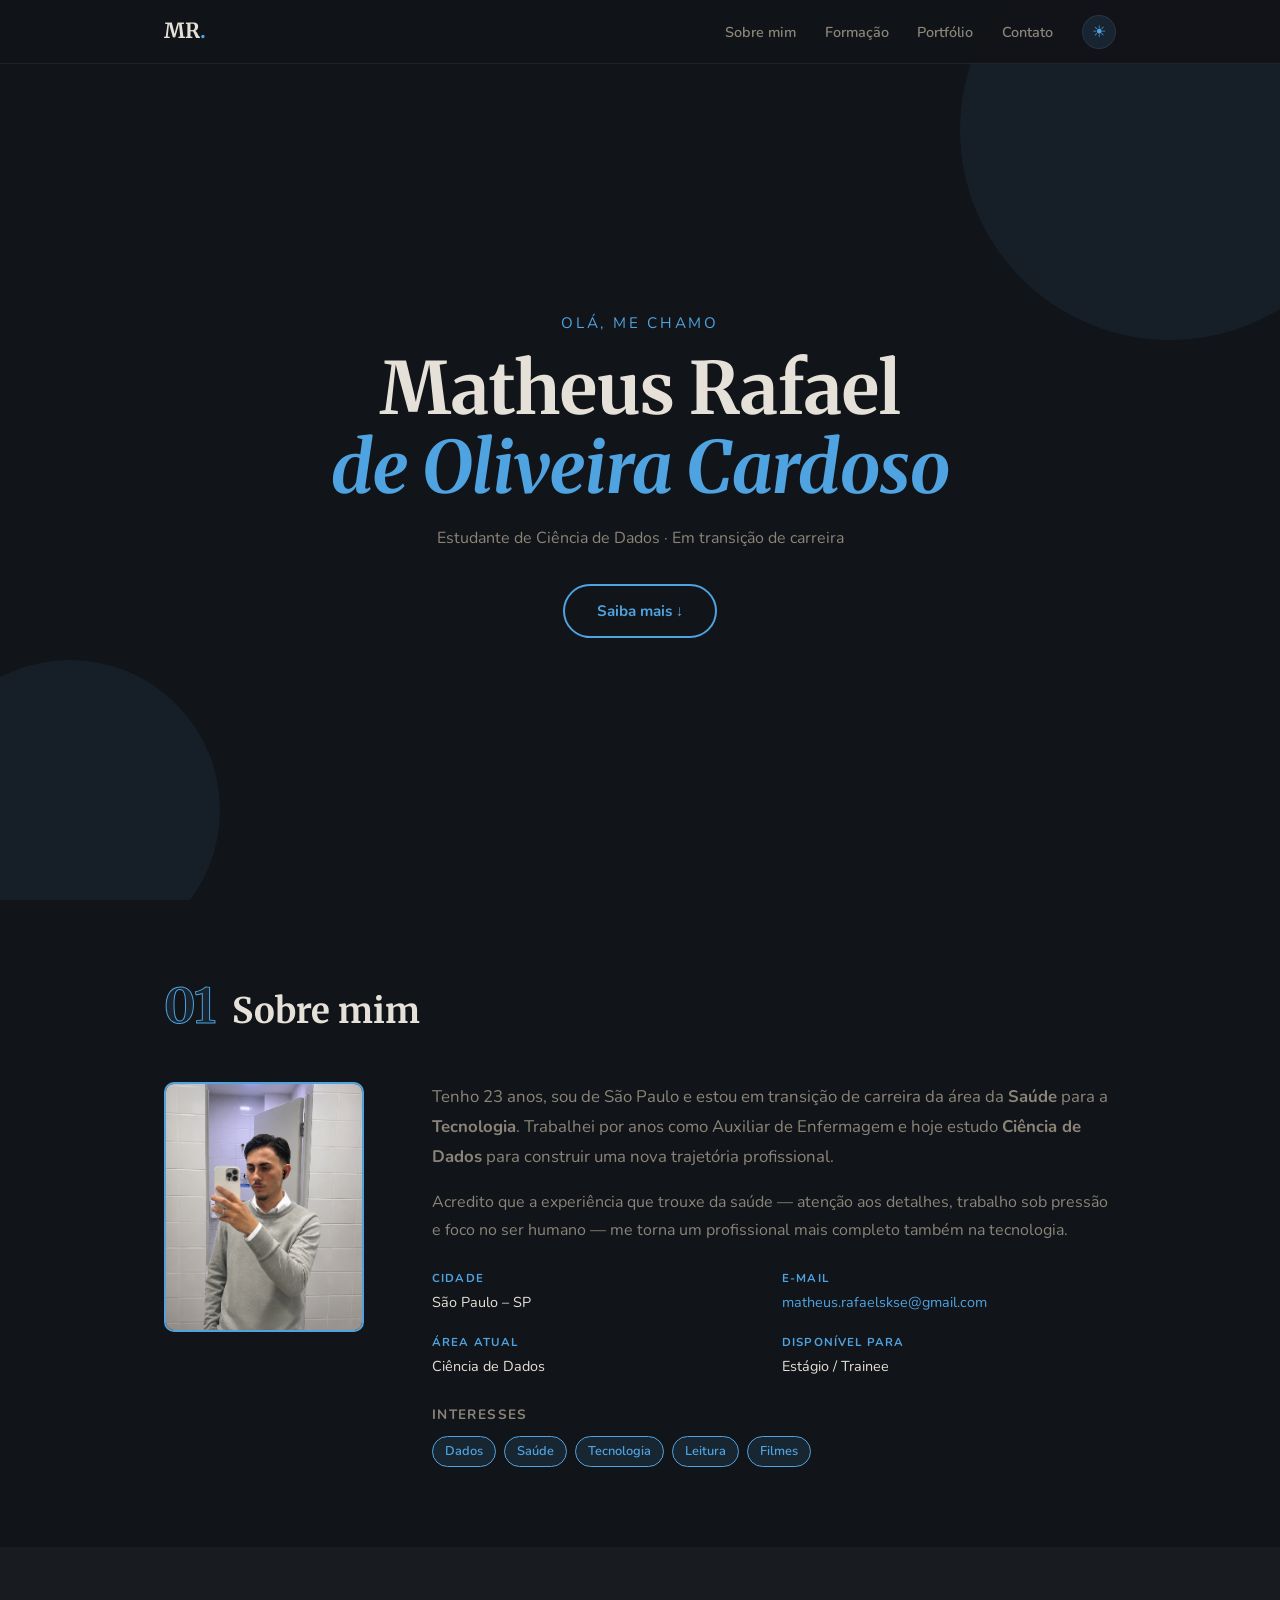
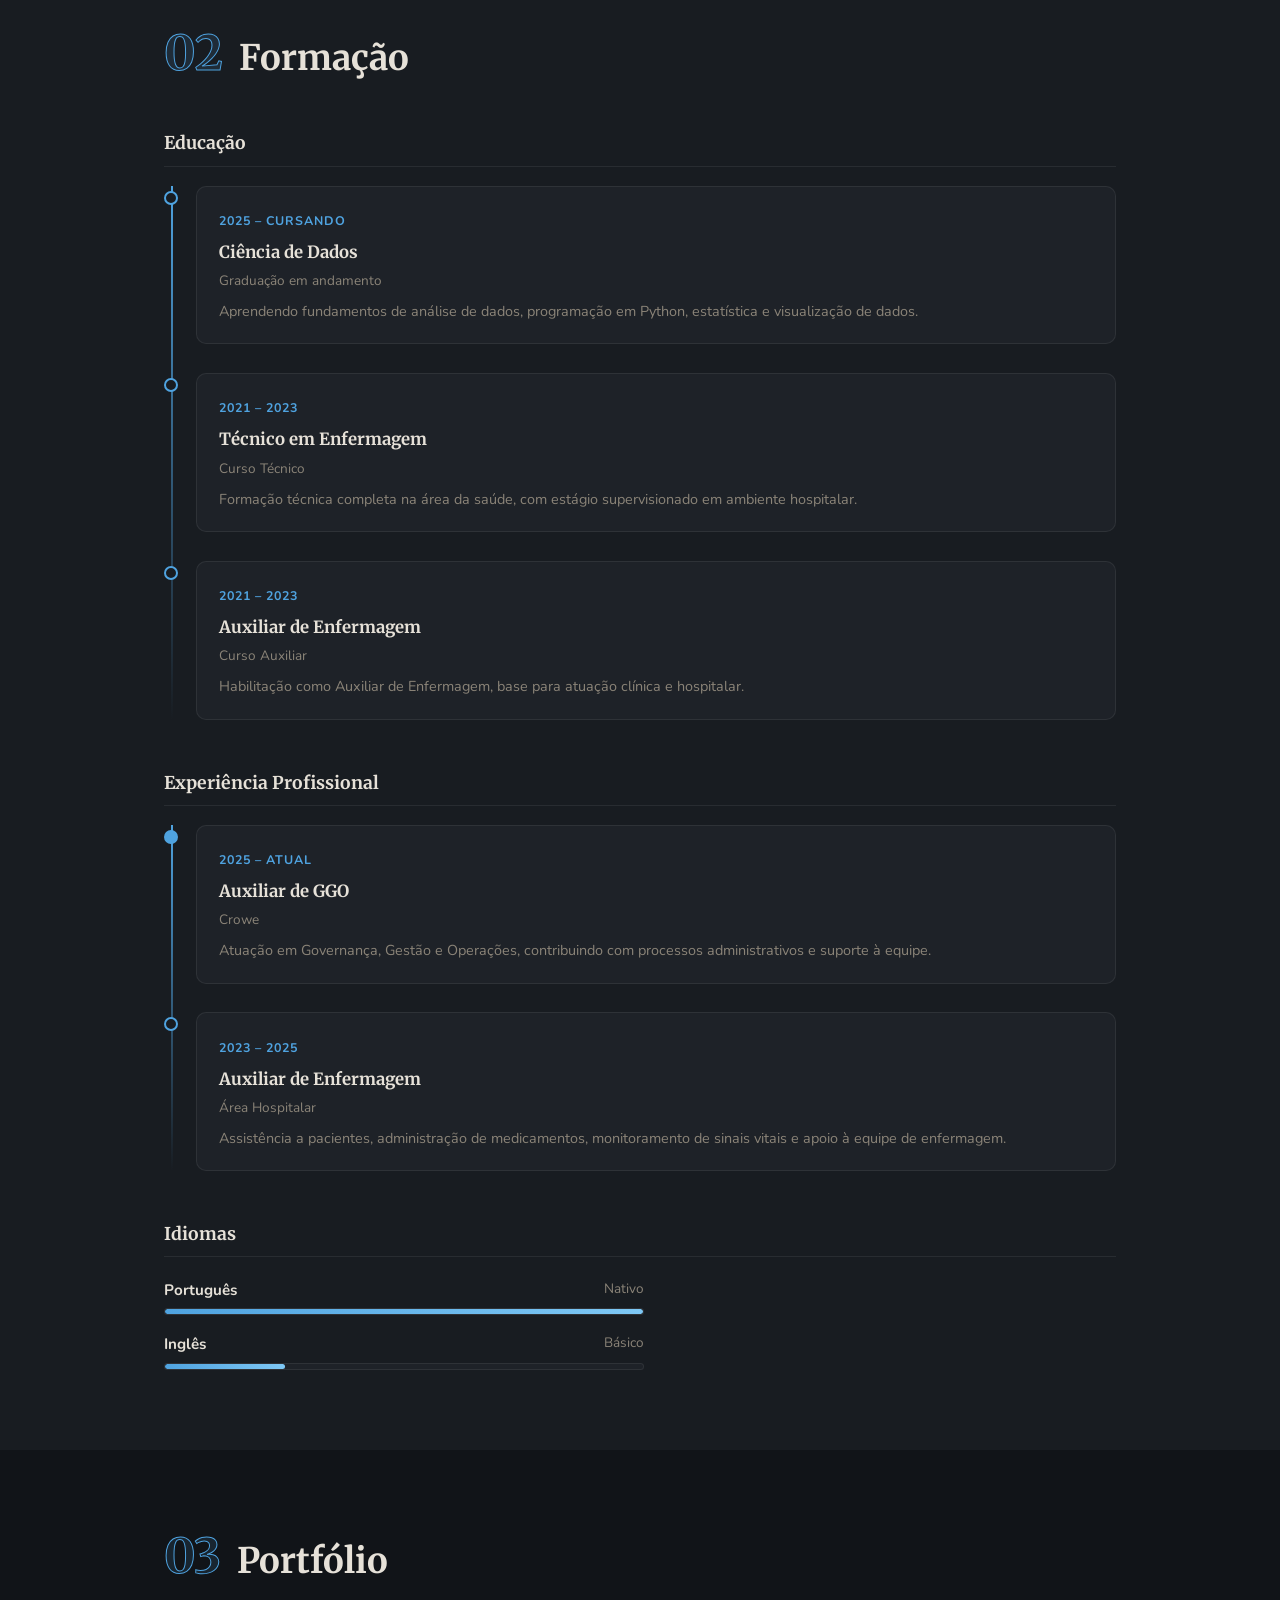
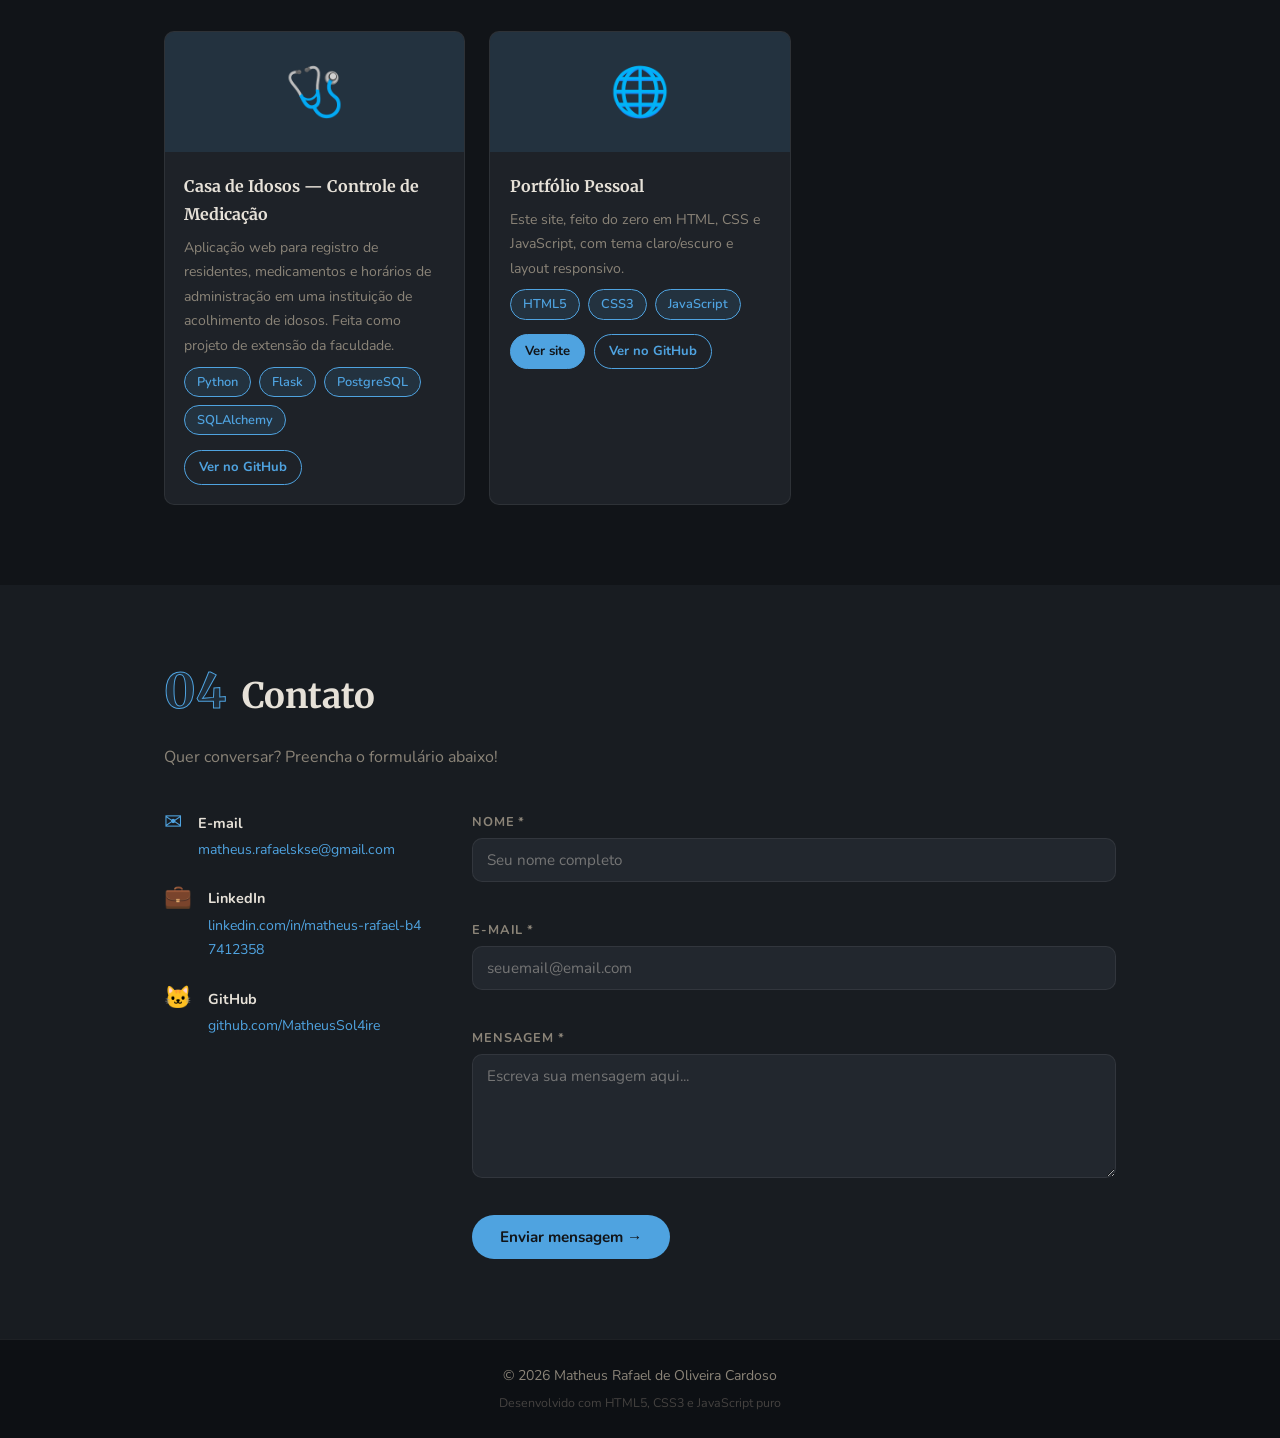
<file: index.html>
<!DOCTYPE html>
<html lang="pt-BR">
<head>
  <meta charset="UTF-8" />
  <meta name="viewport" content="width=device-width, initial-scale=1.0" />
  <title>Portfólio | Matheus Rafael</title>

  <!-- Fontes: Merriweather (títulos) + Nunito (corpo) -->
  <link rel="preconnect" href="https://fonts.googleapis.com" />
  <link rel="preconnect" href="https://fonts.gstatic.com" crossorigin />
  <link href="https://fonts.googleapis.com/css2?family=Merriweather:ital,wght@0,700;1,400&family=Nunito:wght@300;400;600;700&display=swap" rel="stylesheet" />

  <link rel="stylesheet" href="css/style.css" />
</head>
<body class="dark-theme">

  <!-- Navbar fixa no topo -->
  <header id="navbar">
    <nav class="nav-container">

      <!-- Nome como logo -->
      <a href="#sobre" class="nav-logo">MR<span class="logo-dot">.</span></a>

      <!-- Botão hamburguer (mobile) -->
      <button class="nav-toggle" id="navToggle" aria-label="Abrir menu">
        <span></span>
        <span></span>
        <span></span>
      </button>

      <!-- Links de navegação por âncora -->
      <ul class="nav-links" id="navLinks">
        <li><a href="#sobre"     class="nav-link">Sobre mim</a></li>
        <li><a href="#formacao"  class="nav-link">Formação</a></li>
        <li><a href="#portfolio" class="nav-link">Portfólio</a></li>
        <li><a href="#contato"   class="nav-link">Contato</a></li>

        <!-- Botão alternar tema claro / escuro -->
        <li>
          <button class="btn-tema" id="btnTema" aria-label="Alternar tema">
            <span id="icone-tema">☀</span>
          </button>
        </li>
      </ul>

    </nav>
  </header>

  <main>

    <!-- Hero: apresentação inicial -->
    <section class="hero" id="hero">
      <div class="hero-conteudo">
        <p class="hero-ola">Olá, me chamo</p>
        <h1 class="hero-nome">Matheus Rafael<br /><em>de Oliveira Cardoso</em></h1>
        <p class="hero-cargo">Estudante de Ciência de Dados · Em transição de carreira</p>
        <a href="#sobre" class="hero-btn">Saiba mais ↓</a>
      </div>

      <!-- Círculos decorativos de fundo -->
      <div class="hero-fundo" aria-hidden="true">
        <div class="circulo c1"></div>
        <div class="circulo c2"></div>
      </div>
    </section>

    <!-- Seção: Sobre mim -->
    <section id="sobre" class="secao">
      <div class="container">

        <!-- Cabeçalho da seção -->
        <div class="secao-header">
          <span class="secao-num">01</span>
          <h2 class="secao-titulo">Sobre mim</h2>
        </div>

        <div class="sobre-grid">

          <!-- Foto -->
          <div class="sobre-foto">
            <div class="moldura-foto">
              <img src="assets/foto.jpg" alt="Foto de Matheus Rafael" id="img-foto" />
              <div class="foto-placeholder" id="foto-placeholder">MR</div>
            </div>
          </div>

          <!-- Texto de apresentação -->
          <div class="sobre-texto">
            <p class="sobre-intro">
              Tenho 23 anos, sou de São Paulo e estou em transição de carreira da área
              da <strong>Saúde</strong> para a <strong>Tecnologia</strong>. Trabalhei
              por anos como Auxiliar de Enfermagem e hoje estudo
              <strong>Ciência de Dados</strong> para construir uma nova trajetória
              profissional.
            </p>
            <p>
              Acredito que a experiência que trouxe da saúde — atenção aos detalhes,
              trabalho sob pressão e foco no ser humano — me torna um profissional
              mais completo também na tecnologia.
            </p>

            <!-- Dados pessoais rápidos -->
            <div class="info-grid">
              <div class="info-item">
                <span class="info-label">Cidade</span>
                <span class="info-valor">São Paulo – SP</span>
              </div>
              <div class="info-item">
                <span class="info-label">E-mail</span>
                <span class="info-valor"><a href="mailto:matheus.rafaelskse@gmail.com">matheus.rafaelskse@gmail.com</a></span>
              </div>
              <div class="info-item">
                <span class="info-label">Área atual</span>
                <span class="info-valor">Ciência de Dados</span>
              </div>
              <div class="info-item">
                <span class="info-label">Disponível para</span>
                <span class="info-valor">Estágio / Trainee</span>
              </div>
            </div>

            <!-- Interesses / hobbies -->
            <div class="hobbies">
              <h3>Interesses</h3>
              <div class="tags">
                <span class="tag">Dados</span>
                <span class="tag">Saúde</span>
                <span class="tag">Tecnologia</span>
                <span class="tag">Leitura</span>
                <span class="tag">Filmes</span>
              </div>
            </div>
          </div><!-- /sobre-texto -->

        </div><!-- /sobre-grid -->
      </div>
    </section>

    <!-- Seção: Formação -->
    <section id="formacao" class="secao secao-alt">
      <div class="container">

        <div class="secao-header">
          <span class="secao-num">02</span>
          <h2 class="secao-titulo">Formação</h2>
        </div>

        <!-- Timeline de formação -->
        <h3 class="sub-titulo">Educação</h3>
        <div class="timeline">

          <!-- Item: Ciência de Dados -->
          <div class="tl-item">
            <div class="tl-ponto"></div>
            <div class="tl-conteudo">
              <span class="tl-periodo">2025 – Cursando</span>
              <h4 class="tl-titulo">Ciência de Dados</h4>
              <p class="tl-local">Graduação em andamento</p>
              <p>Aprendendo fundamentos de análise de dados, programação em Python,
                 estatística e visualização de dados.</p>
            </div>
          </div>

          <!-- Item: Técnico em Enfermagem -->
          <div class="tl-item">
            <div class="tl-ponto"></div>
            <div class="tl-conteudo">
              <span class="tl-periodo">2021 – 2023</span>
              <h4 class="tl-titulo">Técnico em Enfermagem</h4>
              <p class="tl-local">Curso Técnico</p>
              <p>Formação técnica completa na área da saúde,
                 com estágio supervisionado em ambiente hospitalar.</p>
            </div>
          </div>

          <!-- Item: Auxiliar de Enfermagem -->
          <div class="tl-item">
            <div class="tl-ponto"></div>
            <div class="tl-conteudo">
              <span class="tl-periodo">2021 – 2023</span>
              <h4 class="tl-titulo">Auxiliar de Enfermagem</h4>
              <p class="tl-local">Curso Auxiliar</p>
              <p>Habilitação como Auxiliar de Enfermagem,
                 base para atuação clínica e hospitalar.</p>
            </div>
          </div>

        </div><!-- /timeline -->

        <!-- Experiência profissional -->
        <h3 class="sub-titulo" style="margin-top: 3rem;">Experiência Profissional</h3>
        <div class="timeline">

          <!-- Emprego atual: GGO Crowe -->
          <div class="tl-item">
            <div class="tl-ponto tl-ponto-ativo"></div>
            <div class="tl-conteudo">
              <span class="tl-periodo">2025 – Atual</span>
              <h4 class="tl-titulo">Auxiliar de GGO</h4>
              <p class="tl-local">Crowe</p>
              <p>Atuação em Governança, Gestão e Operações,
                 contribuindo com processos administrativos e suporte à equipe.</p>
            </div>
          </div>

          <!-- Emprego anterior: Auxiliar de Enfermagem -->
          <div class="tl-item">
            <div class="tl-ponto"></div>
            <div class="tl-conteudo">
              <span class="tl-periodo">2023 – 2025</span>
              <h4 class="tl-titulo">Auxiliar de Enfermagem</h4>
              <p class="tl-local">Área Hospitalar</p>
              <p>Assistência a pacientes, administração de medicamentos,
                 monitoramento de sinais vitais e apoio à equipe de enfermagem.</p>
            </div>
          </div>

        </div><!-- /timeline experiência -->

        <!-- Idiomas -->
        <h3 class="sub-titulo" style="margin-top: 3rem;">Idiomas</h3>
        <div class="idiomas">

          <div class="idioma-item">
            <div class="idioma-info">
              <span class="idioma-nome">Português</span>
              <span class="idioma-nivel">Nativo</span>
            </div>
            <!-- Largura da barra definida inline -->
            <div class="barra-fundo"><div class="barra-fill" style="width: 100%"></div></div>
          </div>

          <div class="idioma-item">
            <div class="idioma-info">
              <span class="idioma-nome">Inglês</span>
              <span class="idioma-nivel">Básico</span>
            </div>
            <div class="barra-fundo"><div class="barra-fill" style="width: 25%"></div></div>
          </div>

        </div>

      </div>
    </section>

    <!-- Seção: Portfólio -->
    <section id="portfolio" class="secao">
      <div class="container">

        <div class="secao-header">
          <span class="secao-num">03</span>
          <h2 class="secao-titulo">Portfólio</h2>
        </div>

        <!-- Cards de projetos -->
        <div class="projetos-grid">

          <div class="projeto-card">
            <div class="projeto-topo">
              <span class="projeto-emoji">🩺</span>
            </div>
            <div class="projeto-corpo">
              <h4>Casa de Idosos — Controle de Medicação</h4>
              <p>
                Aplicação web para registro de residentes, medicamentos e
                horários de administração em uma instituição de acolhimento
                de idosos. Feita como projeto de extensão da faculdade.
              </p>
              <div class="tags">
                <span class="tag">Python</span>
                <span class="tag">Flask</span>
                <span class="tag">PostgreSQL</span>
                <span class="tag">SQLAlchemy</span>
              </div>
              <div class="projeto-links">
                <a
                  href="https://github.com/MatheusSol4ire/casa-idosos"
                  class="projeto-link"
                  target="_blank"
                  rel="noopener noreferrer"
                >Ver no GitHub</a>
              </div>
            </div>
          </div>

          <div class="projeto-card">
            <div class="projeto-topo">
              <span class="projeto-emoji">🌐</span>
            </div>
            <div class="projeto-corpo">
              <h4>Portfólio Pessoal</h4>
              <p>
                Este site, feito do zero em HTML, CSS e JavaScript,
                com tema claro/escuro e layout responsivo.
              </p>
              <div class="tags">
                <span class="tag">HTML5</span>
                <span class="tag">CSS3</span>
                <span class="tag">JavaScript</span>
              </div>
              <div class="projeto-links">
                <a
                  href="https://matheussol4ire.github.io/portfolio-matheus-rafael/"
                  class="projeto-link projeto-link--principal"
                  target="_blank"
                  rel="noopener noreferrer"
                >Ver site</a>
                <a
                  href="https://github.com/MatheusSol4ire/portfolio-matheus-rafael"
                  class="projeto-link"
                  target="_blank"
                  rel="noopener noreferrer"
                >Ver no GitHub</a>
              </div>
            </div>
          </div>

        </div>

      </div>
    </section>

    <!-- Seção: Contato -->
    <section id="contato" class="secao secao-alt">
      <div class="container">

        <div class="secao-header">
          <span class="secao-num">04</span>
          <h2 class="secao-titulo">Contato</h2>
          <p class="secao-sub">Quer conversar? Preencha o formulário abaixo!</p>
        </div>

        <div class="contato-grid">

          <!-- Informações de contato direto -->
          <div class="contato-info">
            <div class="contato-item">
              <span class="contato-icone">✉</span>
              <div>
                <strong>E-mail</strong>
                <p><a href="mailto:matheus.rafaelskse@gmail.com">matheus.rafaelskse@gmail.com</a></p>
              </div>
            </div>
            <div class="contato-item">
              <span class="contato-icone">💼</span>
              <div>
                <strong>LinkedIn</strong>
                <p><a
                  href="https://www.linkedin.com/in/matheus-rafael-b47412358/"
                  target="_blank"
                  rel="noopener noreferrer"
                >linkedin.com/in/matheus-rafael-b47412358</a></p>
              </div>
            </div>
            <div class="contato-item">
              <span class="contato-icone">🐱</span>
              <div>
                <strong>GitHub</strong>
                <p><a
                  href="https://github.com/MatheusSol4ire"
                  target="_blank"
                  rel="noopener noreferrer"
                >github.com/MatheusSol4ire</a></p>
              </div>
            </div>
          </div>

          <!-- Formulário de contato -->
          <form id="formulario-contato" class="formulario" novalidate>

            <!-- Campo: Nome -->
            <div class="campo-grupo">
              <label for="nome">Nome *</label>
              <input
                type="text"
                id="nome"
                name="nome"
                placeholder="Seu nome completo"
                autocomplete="name"
              />
              <!-- Erro do campo -->
              <span class="campo-erro" id="erro-nome"></span>
            </div>

            <!-- Campo: E-mail -->
            <div class="campo-grupo">
              <label for="email">E-mail *</label>
              <input
                type="email"
                id="email"
                name="email"
                placeholder="seuemail@email.com"
                autocomplete="email"
              />
              <span class="campo-erro" id="erro-email"></span>
            </div>

            <!-- Campo: Mensagem -->
            <div class="campo-grupo">
              <label for="mensagem">Mensagem *</label>
              <textarea
                id="mensagem"
                name="mensagem"
                rows="5"
                placeholder="Escreva sua mensagem aqui..."
              ></textarea>
              <span class="campo-erro" id="erro-mensagem"></span>
            </div>

            <button type="submit" class="btn-enviar">Enviar mensagem →</button>

            <!-- Mensagem de sucesso -->
            <div class="msg-sucesso" id="msg-sucesso" role="alert">
              ✓ Seu app de e-mail foi aberto com a mensagem pronta. É só clicar em enviar!
              Se nada abriu, escreva direto para matheus.rafaelskse@gmail.com.
            </div>

          </form>

        </div><!-- /contato-grid -->
      </div>
    </section>

  </main>

  <!-- Rodapé -->
  <footer class="rodape">
    <div class="container">
      <p>© <span id="ano-atual"></span> Matheus Rafael de Oliveira Cardoso</p>
      <p class="rodape-sub">Desenvolvido com HTML5, CSS3 e JavaScript puro</p>
    </div>
  </footer>

  <!-- Script carregado ao final -->
  <script src="js/main.js"></script>

</body>
</html>
</file>
<file: css/style.css>
/* style.css — estilos do portfólio */


/* Variáveis de tema */
:root {
  --fonte-titulo: 'Merriweather', Georgia, serif;
  --fonte-corpo:  'Nunito', sans-serif;
  --nav-altura:   64px;
  --raio:         10px;
  --transicao:    0.3s ease;
}

/* Tema escuro */
body.dark-theme {
  --fundo:         #111418;
  --fundo-alt:     #181c21;
  --fundo-card:    #1e2228;
  --fundo-input:   #22272e;
  --texto:         #e6e1d8;
  --texto-2:       #8b8478;
  --texto-fraco:   #454240;
  --destaque:      #4fa3e0;
  --destaque-dim:  rgba(79, 163, 224, 0.12);
  --borda:         rgba(255,255,255,0.07);
  --sombra:        0 4px 24px rgba(0,0,0,0.4);
  --nav-fundo:     rgba(17,20,24,0.95);
  --rodape-fundo:  #0d1014;
}

/* Tema claro */
body.light-theme {
  --fundo:         #f5f2ee;
  --fundo-alt:     #ede9e3;
  --fundo-card:    #ffffff;
  --fundo-input:   #ece8e2;
  --texto:         #1a1714;
  --texto-2:       #6b6259;
  --texto-fraco:   #bbb5af;
  --destaque:      #1a6fb0;
  --destaque-dim:  rgba(26, 111, 176, 0.1);
  --borda:         rgba(0,0,0,0.09);
  --sombra:        0 4px 24px rgba(0,0,0,0.07);
  --nav-fundo:     rgba(245,242,238,0.95);
  --rodape-fundo:  #e0dbd3;
}


/* Reset básico */
*, *::before, *::after {
  box-sizing: border-box;
  margin: 0;
  padding: 0;
}

/* Scroll suave nas âncoras */
html {
  scroll-behavior: smooth;
  scroll-padding-top: var(--nav-altura);
}

body {
  font-family: var(--fonte-corpo);
  background-color: var(--fundo);
  color: var(--texto);
  line-height: 1.75;
  /* Suaviza a troca de tema */
  transition: background-color var(--transicao), color var(--transicao);
}

img { max-width: 100%; display: block; }
a   { color: var(--destaque); text-decoration: none; }
a:hover { text-decoration: underline; }
ul  { list-style: none; }


/* Container centralizado */
.container {
  max-width: 1000px;
  margin: 0 auto;
  padding: 0 1.5rem;
}


/* Navbar */
#navbar {
  position: fixed;
  top: 0;
  left: 0;
  width: 100%;
  height: var(--nav-altura);
  background: var(--nav-fundo);
  backdrop-filter: blur(12px);
  -webkit-backdrop-filter: blur(12px);
  border-bottom: 1px solid var(--borda);
  z-index: 100;
  transition: background var(--transicao), box-shadow var(--transicao);
}

/* Sombra ao rolar */
#navbar.rolado {
  box-shadow: var(--sombra);
}

.nav-container {
  max-width: 1000px;
  margin: 0 auto;
  padding: 0 1.5rem;
  height: 100%;
  display: flex;
  align-items: center;
  justify-content: space-between;
}

/* Logo */
.nav-logo {
  font-family: var(--fonte-titulo);
  font-size: 1.3rem;
  font-weight: 700;
  color: var(--texto);
  text-decoration: none;
}

.logo-dot {
  color: var(--destaque);
}

/* Links da navbar */
.nav-links {
  display: flex;
  align-items: center;
  gap: 1.8rem;
}

.nav-link {
  font-size: 0.9rem;
  font-weight: 600;
  color: var(--texto-2);
  text-decoration: none;
  transition: color var(--transicao);
}

.nav-link:hover,
.nav-link.ativo {
  color: var(--destaque);
  text-decoration: none;
}

/* Botão de tema */
.btn-tema {
  background: var(--destaque-dim);
  border: 1px solid var(--borda);
  border-radius: 50%;
  width: 34px;
  height: 34px;
  cursor: pointer;
  color: var(--destaque);
  font-size: 1rem;
  display: flex;
  align-items: center;
  justify-content: center;
  transition: background var(--transicao), transform var(--transicao);
}

.btn-tema:hover {
  background: var(--destaque);
  color: var(--fundo);
  transform: rotate(15deg);
}

/* Botão hamburguer (mobile) */
.nav-toggle {
  display: none;
  flex-direction: column;
  justify-content: space-between;
  width: 26px;
  height: 18px;
  background: none;
  border: none;
  cursor: pointer;
}

.nav-toggle span {
  display: block;
  height: 2px;
  background: var(--texto);
  border-radius: 2px;
  transition: transform var(--transicao), opacity var(--transicao);
}

/* Animação do X do menu */
.nav-toggle.aberto span:nth-child(1) { transform: translateY(8px) rotate(45deg); }
.nav-toggle.aberto span:nth-child(2) { opacity: 0; }
.nav-toggle.aberto span:nth-child(3) { transform: translateY(-8px) rotate(-45deg); }


/* Hero */
.hero {
  min-height: 100vh;
  display: flex;
  align-items: center;
  justify-content: center;
  text-align: center;
  position: relative;
  overflow: hidden;
  padding: 6rem 1.5rem 3rem;
  background: var(--fundo);
}

/* Fundo decorativo do hero */
.hero-fundo {
  position: absolute;
  inset: 0;
  pointer-events: none;
}

.circulo {
  position: absolute;
  border-radius: 50%;
  opacity: 0.08;
  animation: flutuar 9s ease-in-out infinite alternate;
}

.c1 {
  width: 420px;
  height: 420px;
  background: var(--destaque);
  top: -80px;
  right: -100px;
}

.c2 {
  width: 300px;
  height: 300px;
  background: var(--destaque);
  bottom: -60px;
  left: -80px;
  animation-delay: -4s;
}

@keyframes flutuar {
  from { transform: scale(1) translateY(0); }
  to   { transform: scale(1.08) translateY(20px); }
}

/* Texto do hero */
.hero-conteudo {
  position: relative;
  z-index: 1;
  animation: aparecer 0.9s ease both;
}

.hero-ola {
  font-size: 0.95rem;
  letter-spacing: 0.18em;
  text-transform: uppercase;
  color: var(--destaque);
  margin-bottom: 0.8rem;
}

.hero-nome {
  font-family: var(--fonte-titulo);
  font-size: clamp(2rem, 7vw, 4.5rem);
  font-weight: 700;
  line-height: 1.1;
  color: var(--texto);
  margin-bottom: 1rem;
}

.hero-nome em {
  font-style: italic;
  color: var(--destaque);
}

.hero-cargo {
  font-size: 1rem;
  color: var(--texto-2);
  margin-bottom: 2rem;
}

/* Botão do hero */
.hero-btn {
  display: inline-block;
  padding: 0.75rem 2rem;
  border: 2px solid var(--destaque);
  border-radius: 50px;
  color: var(--destaque);
  font-weight: 700;
  font-size: 0.95rem;
  text-decoration: none;
  transition: background var(--transicao), color var(--transicao), transform var(--transicao);
}

.hero-btn:hover {
  background: var(--destaque);
  color: var(--fundo);
  transform: translateY(-2px);
  text-decoration: none;
}


/* Estrutura das seções */
.secao {
  padding: 5rem 0;
}

.secao-alt {
  background: var(--fundo-alt);
}

/* Cabeçalho da seção */
.secao-header {
  display: flex;
  align-items: baseline;
  gap: 1rem;
  margin-bottom: 2.5rem;
  flex-wrap: wrap;
}

.secao-num {
  font-family: var(--fonte-titulo);
  font-size: 3rem;
  font-weight: 700;
  color: var(--destaque-dim);
  line-height: 1;
  /* Número decorativo do cabeçalho */
  -webkit-text-stroke: 1px var(--destaque);
}

.secao-titulo {
  font-family: var(--fonte-titulo);
  font-size: clamp(1.6rem, 3vw, 2.2rem);
  font-weight: 700;
  color: var(--texto);
}

.secao-sub {
  width: 100%;
  color: var(--texto-2);
  font-size: 1rem;
}

/* Subtítulos internos */
.sub-titulo {
  font-family: var(--fonte-titulo);
  font-size: 1.1rem;
  color: var(--texto);
  margin-bottom: 1.2rem;
  padding-bottom: 0.4rem;
  border-bottom: 1px solid var(--borda);
}


/* Sobre mim */
.sobre-grid {
  display: grid;
  grid-template-columns: 220px 1fr;
  gap: 3rem;
  align-items: start;
}

/* Moldura da foto */
.moldura-foto {
  width: 200px;
  height: 250px;
  border-radius: var(--raio);
  border: 2px solid var(--destaque);
  overflow: hidden;
  position: relative;
  background: var(--fundo-card);
}

.moldura-foto img {
  width: 100%;
  height: 100%;
  object-fit: cover;
  /* Imagem oculta por padrão */
  display: none;
}

/* Placeholder da foto */
.foto-placeholder {
  position: absolute;
  inset: 0;
  display: flex;
  align-items: center;
  justify-content: center;
  background: var(--destaque-dim);
  color: var(--destaque);
  font-family: var(--fonte-titulo);
  font-size: 2.5rem;
  font-weight: 700;
}

.sobre-intro {
  font-size: 1.05rem;
  color: var(--texto);
  margin-bottom: 1rem;
  line-height: 1.8;
}

.sobre-texto p {
  color: var(--texto-2);
  margin-bottom: 1rem;
}

/* Dados pessoais */
.info-grid {
  display: grid;
  grid-template-columns: 1fr 1fr;
  gap: 1rem;
  margin: 1.5rem 0;
}

.info-item {
  display: flex;
  flex-direction: column;
  gap: 2px;
}

.info-label {
  font-size: 0.72rem;
  text-transform: uppercase;
  letter-spacing: 0.1em;
  color: var(--destaque);
  font-weight: 700;
}

.info-valor {
  font-size: 0.9rem;
  color: var(--texto);
}

/* Tags de interesses */
.hobbies h3 {
  font-size: 0.85rem;
  text-transform: uppercase;
  letter-spacing: 0.1em;
  color: var(--texto-2);
  font-weight: 700;
  margin-bottom: 0.6rem;
}

.tags {
  display: flex;
  flex-wrap: wrap;
  gap: 8px;
}

.tag {
  background: var(--destaque-dim);
  color: var(--destaque);
  border: 1px solid var(--destaque);
  border-radius: 50px;
  padding: 3px 12px;
  font-size: 0.8rem;
  font-weight: 600;
}


/* Timeline */
.timeline {
  position: relative;
  padding-left: 2rem;
  margin-bottom: 1.5rem;
}

/* Linha vertical da timeline */
.timeline::before {
  content: '';
  position: absolute;
  left: 7px;
  top: 0;
  bottom: 0;
  width: 2px;
  background: linear-gradient(to bottom, var(--destaque), transparent);
}

.tl-item {
  position: relative;
  margin-bottom: 1.8rem;
}

/* Ponto da timeline */
.tl-ponto {
  position: absolute;
  left: -2rem;
  top: 5px;
  width: 14px;
  height: 14px;
  border-radius: 50%;
  background: var(--fundo-alt);
  border: 2px solid var(--destaque);
}

/* Ponto ativo */
.tl-ponto-ativo {
  background: var(--destaque);
}

.tl-conteudo {
  background: var(--fundo-card);
  border: 1px solid var(--borda);
  border-radius: var(--raio);
  padding: 1.2rem 1.4rem;
  transition: border-color var(--transicao);
}

.tl-conteudo:hover {
  border-color: var(--destaque);
}

.tl-periodo {
  font-size: 0.78rem;
  text-transform: uppercase;
  letter-spacing: 0.08em;
  color: var(--destaque);
  font-weight: 700;
}

.tl-titulo {
  font-family: var(--fonte-titulo);
  font-size: 1.05rem;
  color: var(--texto);
  margin: 4px 0 2px;
}

.tl-local {
  font-size: 0.85rem;
  color: var(--texto-2);
  margin-bottom: 6px;
}

.tl-conteudo p:last-child {
  font-size: 0.9rem;
  color: var(--texto-2);
}

/* Barras de idioma */
.idiomas {
  display: flex;
  flex-direction: column;
  gap: 1rem;
  max-width: 480px;
}

.idioma-item {
  display: flex;
  flex-direction: column;
  gap: 5px;
}

.idioma-info {
  display: flex;
  justify-content: space-between;
}

.idioma-nome  { font-weight: 700; color: var(--texto); font-size: 0.95rem; }
.idioma-nivel { font-size: 0.85rem; color: var(--texto-2); }

.barra-fundo {
  height: 7px;
  background: var(--fundo-card);
  border: 1px solid var(--borda);
  border-radius: 50px;
  overflow: hidden;
}

.barra-fill {
  height: 100%;
  background: linear-gradient(90deg, var(--destaque), #7ec8f5);
  border-radius: 50px;
  /* Preenchimento animado */
  animation: encher 1.2s ease-out both;
  animation-delay: 0.4s;
}

@keyframes encher {
  from { width: 0 !important; }
}


/* Portfólio — projetos */

/* Grid de projetos */
.projetos-grid {
  display: grid;
  grid-template-columns: repeat(auto-fill, minmax(280px, 1fr));
  gap: 1.5rem;
}

.projeto-card {
  background: var(--fundo-card);
  border: 1px solid var(--borda);
  border-radius: var(--raio);
  overflow: hidden;
  transition: border-color var(--transicao), transform var(--transicao);
}

.projeto-card:hover {
  border-color: var(--destaque);
  transform: translateY(-4px);
}

.projeto-topo {
  background: var(--destaque-dim);
  height: 120px;
  display: flex;
  align-items: center;
  justify-content: center;
}

.projeto-emoji { font-size: 3rem; }

.projeto-corpo {
  padding: 1.2rem;
  display: flex;
  flex-direction: column;
  gap: 0.5rem;
}

.projeto-corpo h4 {
  font-family: var(--fonte-titulo);
  font-size: 1rem;
  color: var(--texto);
}

.projeto-corpo p {
  font-size: 0.88rem;
  color: var(--texto-2);
}

/* Links do card */
.projeto-links {
  display: flex;
  flex-wrap: wrap;
  gap: 0.6rem;
  margin-top: 0.4rem;
}

.projeto-link {
  display: inline-block;
  border: 1px solid var(--destaque);
  border-radius: 50px;
  padding: 5px 14px;
  font-family: var(--fonte-corpo);
  font-size: 0.82rem;
  font-weight: 700;
  color: var(--destaque);
  text-decoration: none;
  transition: background var(--transicao), color var(--transicao), border-color var(--transicao), transform var(--transicao);
}

.projeto-link:hover {
  background: var(--destaque);
  color: var(--fundo);
  transform: translateY(-4px);
  text-decoration: none;
}

/* Link principal */
.projeto-link--principal {
  background: var(--destaque);
  color: var(--fundo);
}

.projeto-link--principal:hover {
  border-color: var(--texto);
  background: var(--destaque);
  color: var(--fundo);
}


/* Contato */
.contato-grid {
  display: grid;
  grid-template-columns: 260px 1fr;
  gap: 3rem;
  align-items: start;
}

.contato-info {
  display: flex;
  flex-direction: column;
  gap: 1.5rem;
}

.contato-item {
  display: flex;
  align-items: flex-start;
  gap: 1rem;
}

.contato-icone {
  font-size: 1.4rem;
  color: var(--destaque);
  flex-shrink: 0;
  line-height: 1;
}

.contato-item strong {
  display: block;
  font-size: 0.9rem;
  font-weight: 700;
  color: var(--texto);
  margin-bottom: 2px;
}

.contato-item p {
  font-size: 0.88rem;
  color: var(--texto-2);
  word-break: break-all;
}

/* Formulário */
.formulario {
  display: flex;
  flex-direction: column;
  gap: 1.2rem;
}

.campo-grupo {
  display: flex;
  flex-direction: column;
  gap: 5px;
}

.campo-grupo label {
  font-size: 0.8rem;
  font-weight: 700;
  text-transform: uppercase;
  letter-spacing: 0.07em;
  color: var(--texto-2);
}

.campo-grupo input,
.campo-grupo textarea {
  background: var(--fundo-input);
  border: 1px solid var(--borda);
  border-radius: var(--raio);
  padding: 11px 14px;
  font-family: var(--fonte-corpo);
  font-size: 0.95rem;
  color: var(--texto);
  outline: none;
  resize: vertical;
  transition: border-color var(--transicao), box-shadow var(--transicao);
}

.campo-grupo input:focus,
.campo-grupo textarea:focus {
  border-color: var(--destaque);
  box-shadow: 0 0 0 3px var(--destaque-dim);
}

/* Campo com erro */
.campo-grupo input.erro,
.campo-grupo textarea.erro {
  border-color: #e05c5c;
}

/* Erro do campo */
.campo-erro {
  font-size: 0.78rem;
  color: #e05c5c;
  min-height: 1em;
}

/* Botão de envio */
.btn-enviar {
  align-self: flex-start;
  padding: 12px 28px;
  background: var(--destaque);
  color: var(--fundo);
  border: none;
  border-radius: 50px;
  font-family: var(--fonte-corpo);
  font-size: 0.95rem;
  font-weight: 700;
  cursor: pointer;
  transition: opacity var(--transicao), transform var(--transicao);
}

.btn-enviar:hover {
  opacity: 0.85;
  transform: translateY(-2px);
}

.btn-enviar:disabled {
  opacity: 0.5;
  cursor: not-allowed;
  transform: none;
}

/* Mensagem de sucesso */
.msg-sucesso {
  display: none;
  background: var(--destaque-dim);
  border: 1px solid var(--destaque);
  border-radius: var(--raio);
  padding: 1rem 1.2rem;
  color: var(--destaque);
  font-weight: 600;
  font-size: 0.95rem;
  animation: aparecer 0.4s ease;
}


/* Rodapé */
.rodape {
  background: var(--rodape-fundo);
  border-top: 1px solid var(--borda);
  padding: 1.5rem 0;
  text-align: center;
}

.rodape p {
  font-size: 0.88rem;
  color: var(--texto-2);
}

.rodape-sub {
  font-size: 0.78rem !important;
  color: var(--texto-fraco) !important;
  margin-top: 4px;
}


/* Animações */
@keyframes aparecer {
  from { opacity: 0; transform: translateY(20px); }
  to   { opacity: 1; transform: translateY(0); }
}

/* Classe de animação ao rolar */
.animar {
  opacity: 0;
  transform: translateY(24px);
  transition: opacity 0.6s ease, transform 0.6s ease;
}

.animar.visivel {
  opacity: 1;
  transform: translateY(0);
}


/* Responsivo */

/* Tablet */
@media (max-width: 820px) {
  .sobre-grid {
    grid-template-columns: 1fr;
    text-align: center;
  }

  .sobre-foto {
    display: flex;
    justify-content: center;
  }

  .info-grid {
    text-align: left;
  }

  .contato-grid {
    grid-template-columns: 1fr;
  }
}

/* Mobile */
@media (max-width: 600px) {

  /* Botão hamburguer visível */
  .nav-toggle {
    display: flex;
  }

  /* Menu dropdown */
  .nav-links {
    position: fixed;
    top: var(--nav-altura);
    left: 0;
    width: 100%;
    background: var(--nav-fundo);
    flex-direction: column;
    padding: 1.5rem 0;
    gap: 1rem;
    border-bottom: 1px solid var(--borda);
    /* Menu oculto por padrão */
    transform: translateY(-110%);
    transition: transform 0.3s ease;
    pointer-events: none;
    backdrop-filter: blur(12px);
  }

  .nav-links.aberto {
    transform: translateY(0);
    pointer-events: auto;
  }

  .secao-num {
    font-size: 2rem;
  }

  .projetos-grid {
    grid-template-columns: 1fr;
  }

  .btn-enviar {
    width: 100%;
    text-align: center;
  }
}
</file>
